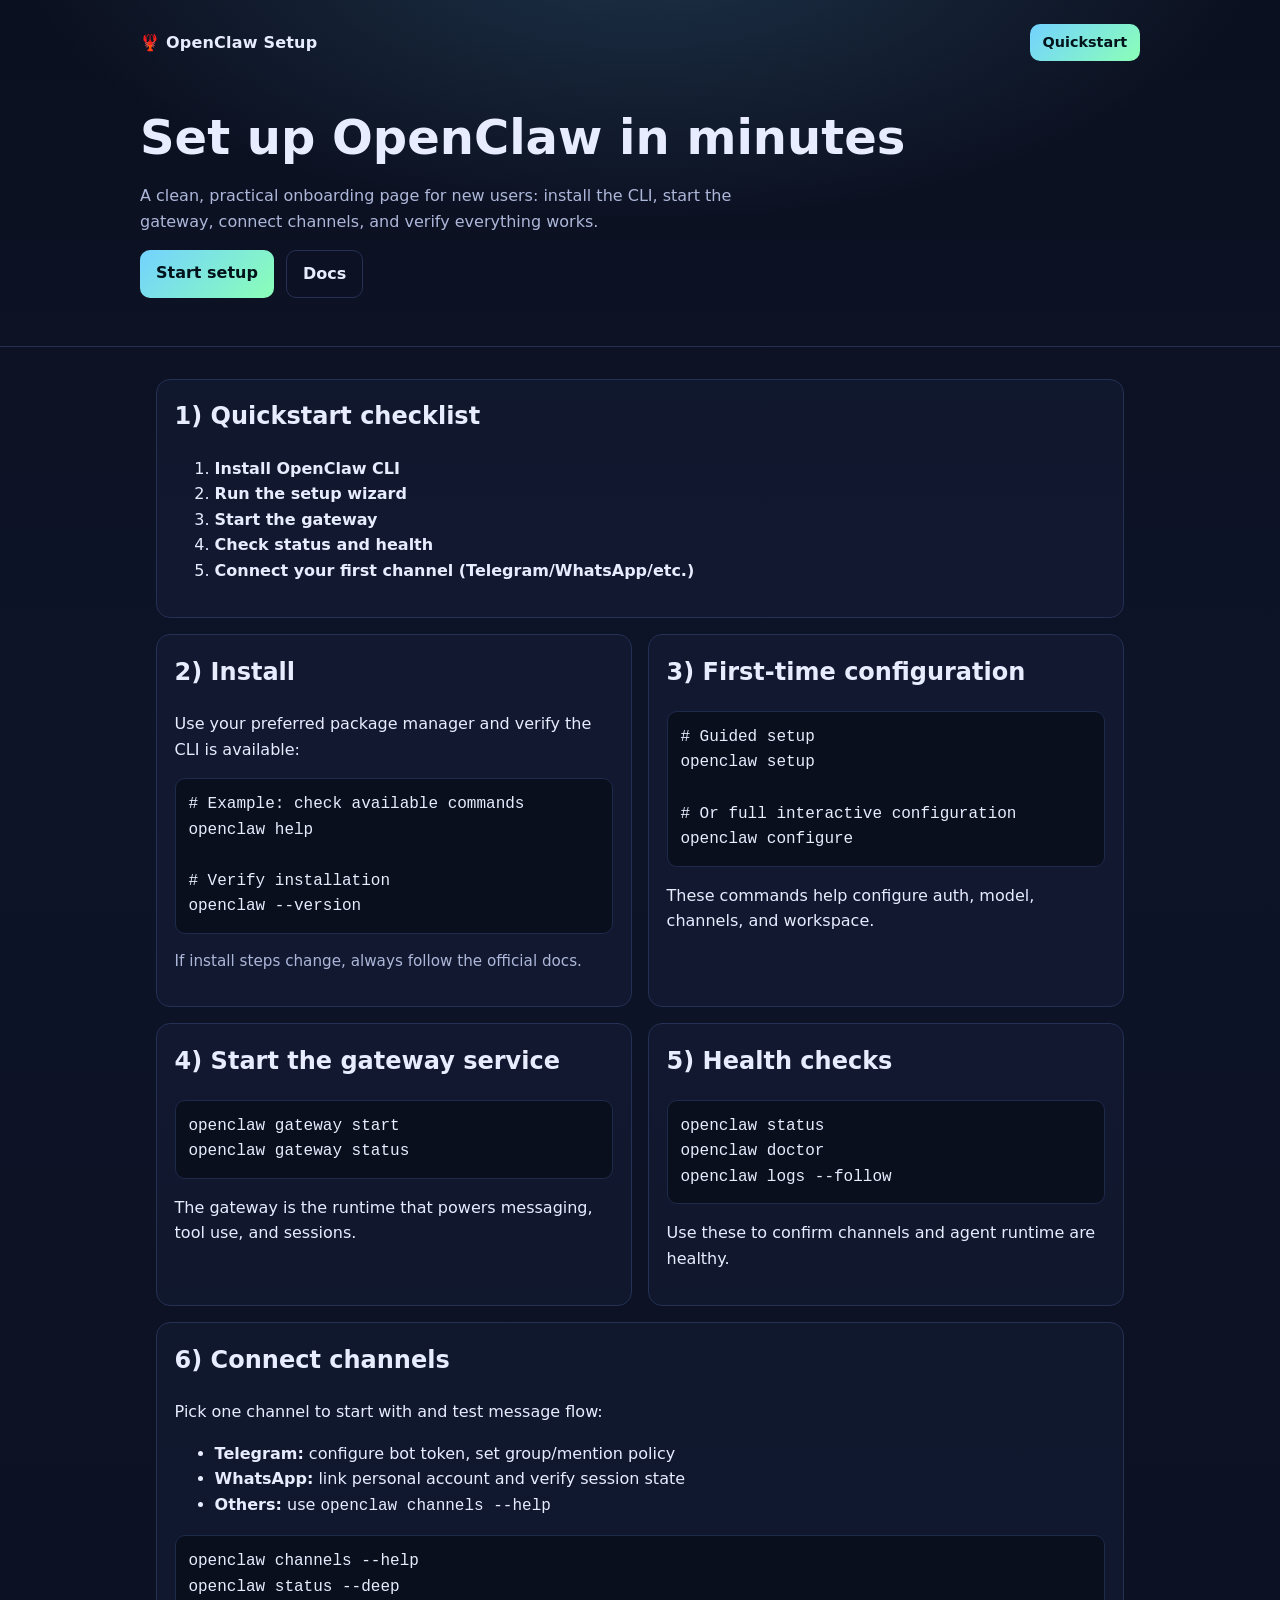
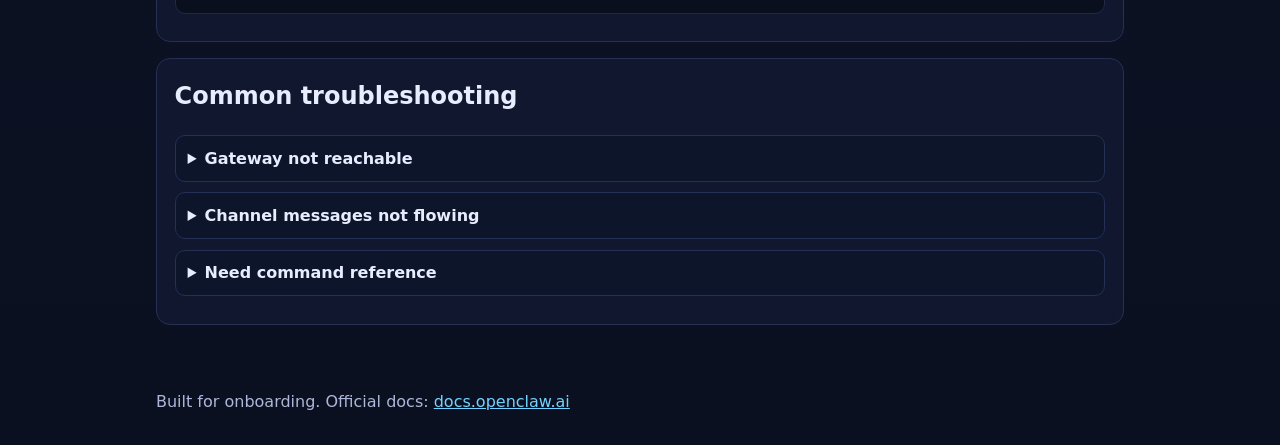
<file: openclaw-setup-site/index.html>
<!doctype html>
<html lang="en">
  <head>
    <meta charset="UTF-8" />
    <meta name="viewport" content="width=device-width, initial-scale=1.0" />
    <title>OpenClaw Setup Guide</title>
    <meta
      name="description"
      content="A practical step-by-step guide to install and set up OpenClaw on your machine."
    />
    <link rel="stylesheet" href="./style.css" />
  </head>
  <body>
    <header class="hero">
      <nav class="nav">
        <div class="brand">🦞 OpenClaw Setup</div>
        <a class="btn btn-small" href="#quickstart">Quickstart</a>
      </nav>

      <div class="hero-inner">
        <h1>Set up OpenClaw in minutes</h1>
        <p>
          A clean, practical onboarding page for new users: install the CLI,
          start the gateway, connect channels, and verify everything works.
        </p>
        <div class="hero-actions">
          <a class="btn" href="#quickstart">Start setup</a>
          <a class="btn btn-ghost" href="https://docs.openclaw.ai" target="_blank" rel="noreferrer">Docs</a>
        </div>
      </div>
    </header>

    <main>
      <section id="quickstart" class="card">
        <h2>1) Quickstart checklist</h2>
        <ol>
          <li><strong>Install OpenClaw CLI</strong></li>
          <li><strong>Run the setup wizard</strong></li>
          <li><strong>Start the gateway</strong></li>
          <li><strong>Check status and health</strong></li>
          <li><strong>Connect your first channel (Telegram/WhatsApp/etc.)</strong></li>
        </ol>
      </section>

      <section class="grid-2">
        <article class="card">
          <h2>2) Install</h2>
          <p>Use your preferred package manager and verify the CLI is available:</p>
<pre><code># Example: check available commands
openclaw help

# Verify installation
openclaw --version</code></pre>
          <p class="note">If install steps change, always follow the official docs.</p>
        </article>

        <article class="card">
          <h2>3) First-time configuration</h2>
<pre><code># Guided setup
openclaw setup

# Or full interactive configuration
openclaw configure</code></pre>
          <p>These commands help configure auth, model, channels, and workspace.</p>
        </article>
      </section>

      <section class="grid-2">
        <article class="card">
          <h2>4) Start the gateway service</h2>
<pre><code>openclaw gateway start
openclaw gateway status</code></pre>
          <p>
            The gateway is the runtime that powers messaging, tool use, and
            sessions.
          </p>
        </article>

        <article class="card">
          <h2>5) Health checks</h2>
<pre><code>openclaw status
openclaw doctor
openclaw logs --follow</code></pre>
          <p>Use these to confirm channels and agent runtime are healthy.</p>
        </article>
      </section>

      <section class="card">
        <h2>6) Connect channels</h2>
        <p>Pick one channel to start with and test message flow:</p>
        <ul>
          <li><strong>Telegram:</strong> configure bot token, set group/mention policy</li>
          <li><strong>WhatsApp:</strong> link personal account and verify session state</li>
          <li><strong>Others:</strong> use <code>openclaw channels --help</code></li>
        </ul>
<pre><code>openclaw channels --help
openclaw status --deep</code></pre>
      </section>

      <section class="card">
        <h2>Common troubleshooting</h2>
        <details>
          <summary>Gateway not reachable</summary>
          <p>Check service status and restart:</p>
<pre><code>openclaw gateway status
openclaw gateway restart</code></pre>
        </details>
        <details>
          <summary>Channel messages not flowing</summary>
          <p>Run deep status and inspect policy settings (allowlist/mention rules).</p>
<pre><code>openclaw status --deep</code></pre>
        </details>
        <details>
          <summary>Need command reference</summary>
          <p>Use CLI help and docs:</p>
<pre><code>openclaw help
openclaw docs</code></pre>
        </details>
      </section>
    </main>

    <footer>
      <p>
        Built for onboarding. Official docs:
        <a href="https://docs.openclaw.ai" target="_blank" rel="noreferrer">docs.openclaw.ai</a>
      </p>
    </footer>

    <script src="./script.js"></script>
  </body>
</html>
</file>
<file: openclaw-setup-site/style.css>
:root {
  --bg: #0b1020;
  --bg-soft: #121a31;
  --text: #e8ecff;
  --muted: #adb7d9;
  --brand: #73d2ff;
  --accent: #8bffb7;
  --border: #243054;
}

* { box-sizing: border-box; }

body {
  margin: 0;
  font-family: Inter, ui-sans-serif, system-ui, -apple-system, Segoe UI, Roboto, Arial, sans-serif;
  background: linear-gradient(180deg, var(--bg) 0%, #0e1428 35%, #0b1020 100%);
  color: var(--text);
  line-height: 1.6;
}

.hero {
  padding: 1.5rem 1rem 3rem;
  border-bottom: 1px solid var(--border);
  background: radial-gradient(70% 120% at 50% -20%, rgba(115, 210, 255, 0.18), transparent 70%);
}

.nav {
  max-width: 1000px;
  margin: 0 auto;
  display: flex;
  justify-content: space-between;
  align-items: center;
}

.brand {
  font-weight: 700;
  letter-spacing: 0.2px;
}

.hero-inner {
  max-width: 1000px;
  margin: 3rem auto 0;
}

h1 {
  font-size: clamp(1.9rem, 4vw, 3rem);
  line-height: 1.2;
  margin: 0 0 0.8rem;
}

h2 { margin-top: 0; }

.hero p {
  max-width: 65ch;
  color: var(--muted);
}

.hero-actions { display: flex; gap: 0.75rem; margin-top: 1rem; flex-wrap: wrap; }

main {
  max-width: 1000px;
  margin: 2rem auto;
  padding: 0 1rem 2rem;
  display: grid;
  gap: 1rem;
}

.card {
  background: rgba(18, 26, 49, 0.8);
  border: 1px solid var(--border);
  border-radius: 14px;
  padding: 1.1rem;
}

.grid-2 {
  display: grid;
  gap: 1rem;
  grid-template-columns: repeat(auto-fit, minmax(280px, 1fr));
}

.btn {
  display: inline-block;
  color: #00121a;
  background: linear-gradient(135deg, var(--brand), var(--accent));
  text-decoration: none;
  border: none;
  border-radius: 10px;
  font-weight: 700;
  padding: 0.62rem 1rem;
  cursor: pointer;
}

.btn-small { padding: 0.45rem 0.8rem; font-size: 0.9rem; }

.btn-ghost {
  color: var(--text);
  background: transparent;
  border: 1px solid var(--border);
}

pre {
  margin: 0.6rem 0;
  overflow-x: auto;
  background: #0a0f1d;
  border: 1px solid #1e2a4a;
  border-radius: 10px;
  padding: 0.8rem;
}

code { font-family: ui-monospace, SFMono-Regular, Menlo, Monaco, Consolas, monospace; }

.note { color: var(--muted); font-size: 0.95rem; }

footer {
  max-width: 1000px;
  margin: 1rem auto 2rem;
  padding: 0 1rem;
  color: var(--muted);
}

a { color: var(--brand); }

details {
  border: 1px solid var(--border);
  border-radius: 10px;
  padding: 0.6rem 0.75rem;
  margin-bottom: 0.65rem;
  background: #0d152b;
}

summary { cursor: pointer; font-weight: 600; }
</file>
